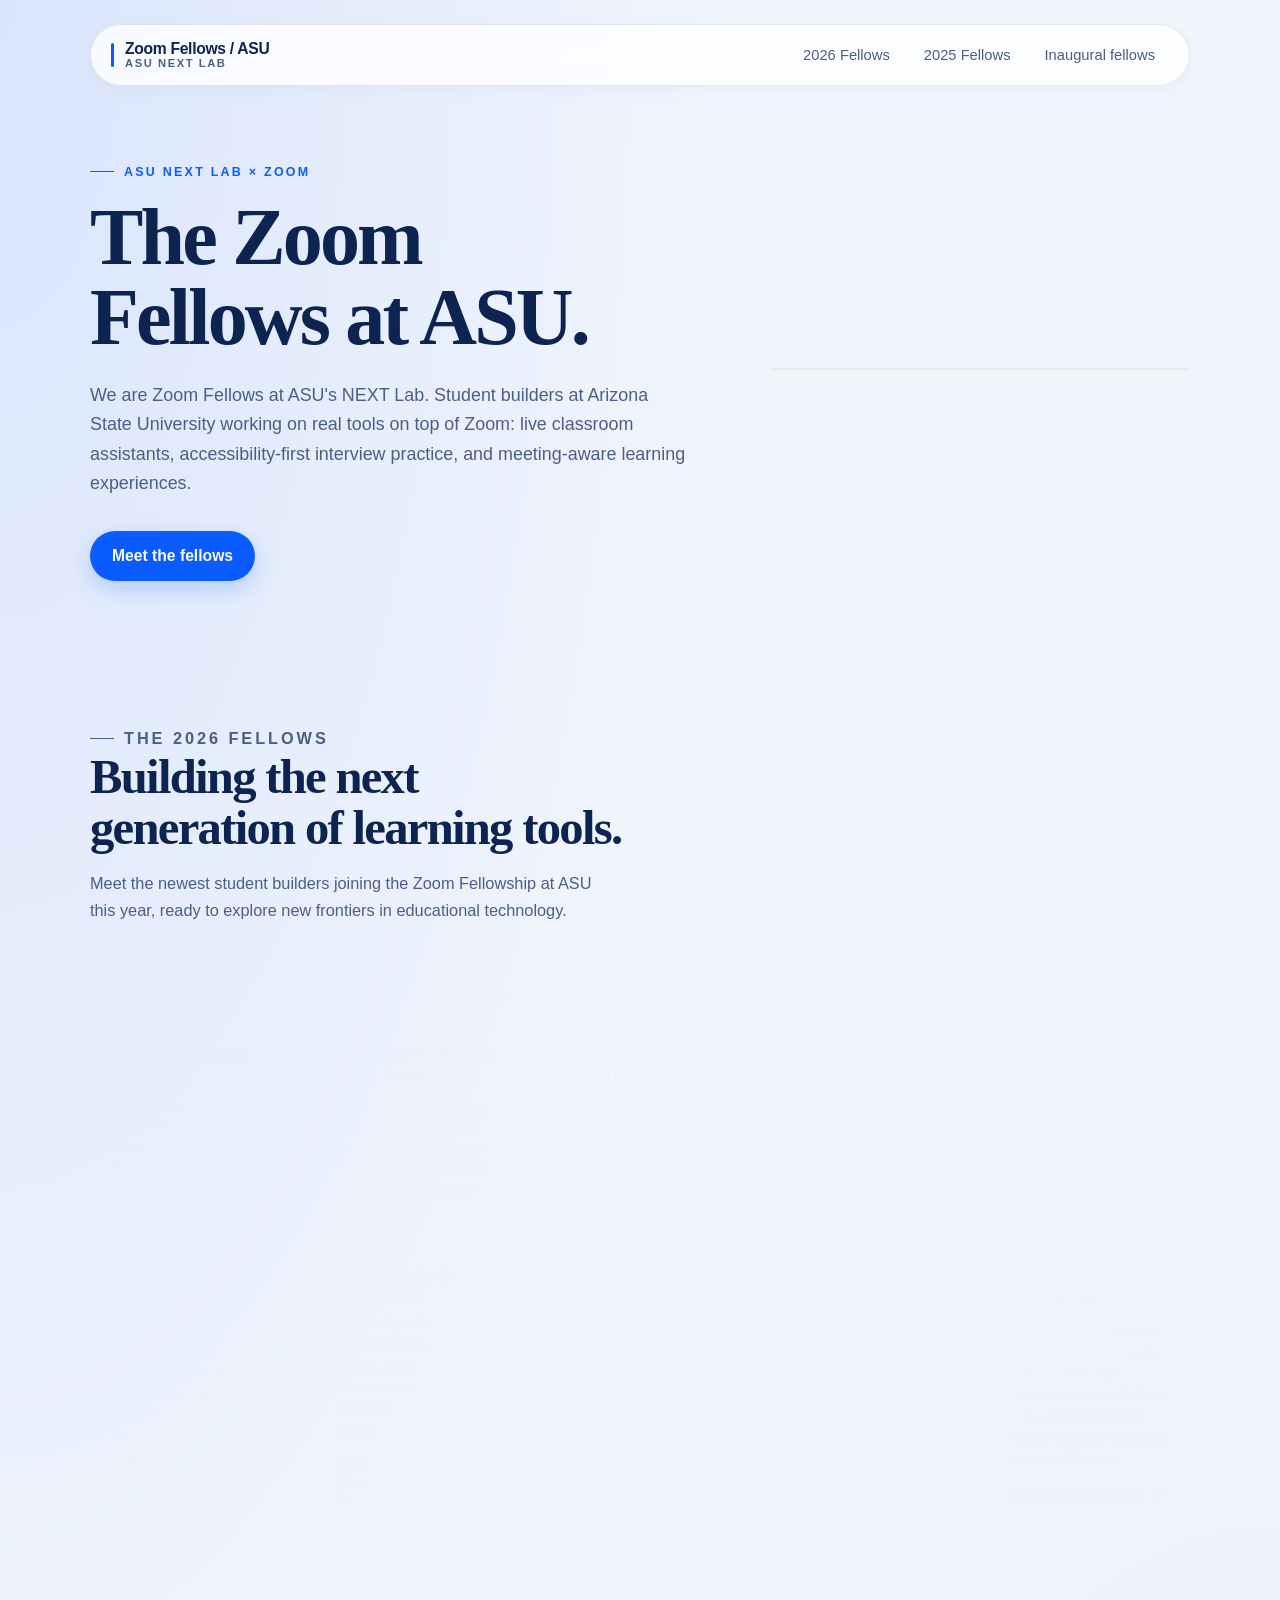
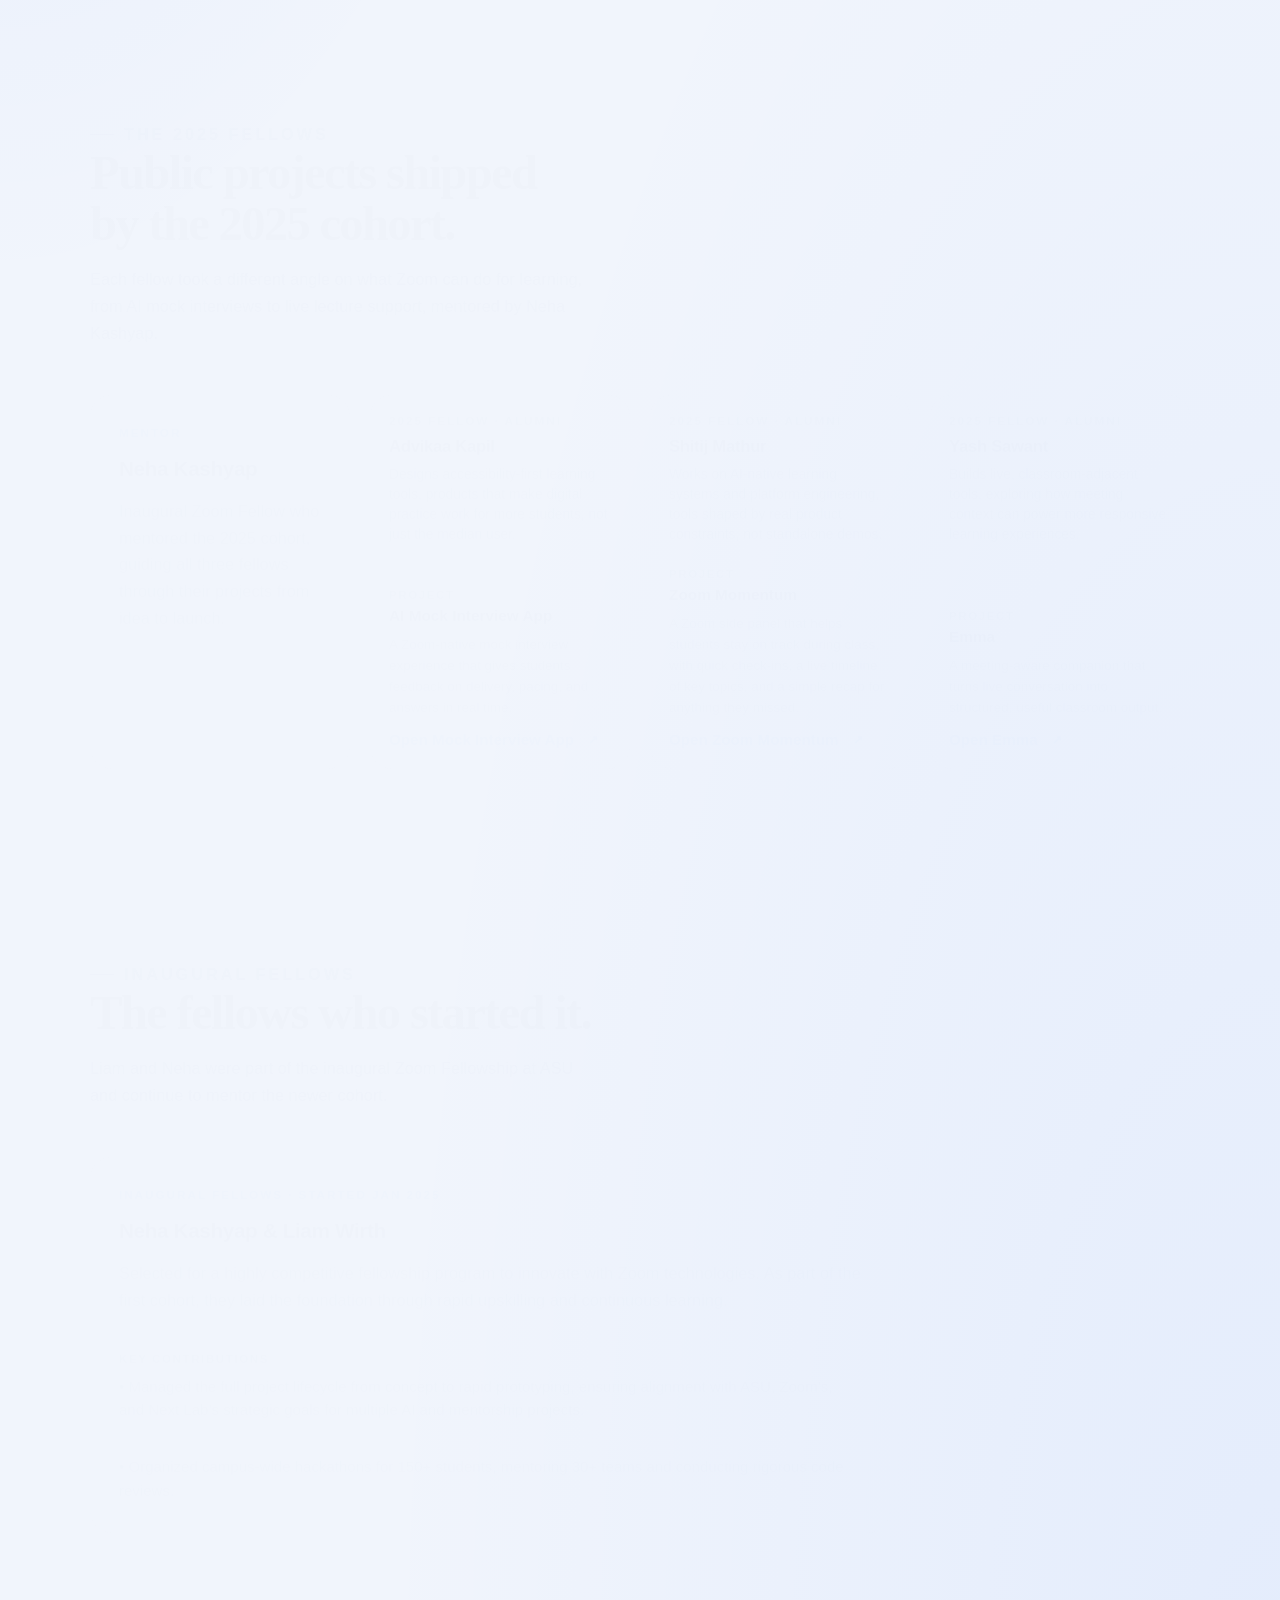
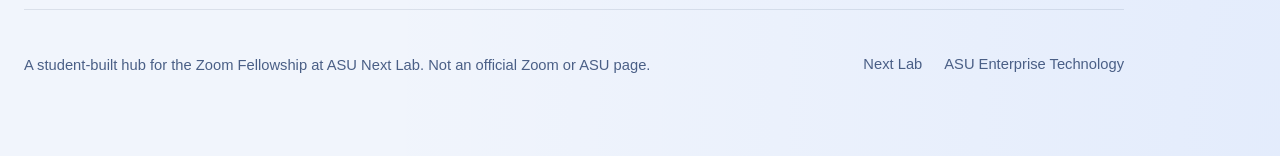
<file: index.html>
<!DOCTYPE html>
<html lang="en">
<head>
  <meta charset="UTF-8" />
  <meta name="viewport" content="width=device-width, initial-scale=1.0" />
  <title>Zoom Fellows Static Sites</title>
  <meta name="description" content="Local preview index for the Zoom Fellows static sites." />
  <meta http-equiv="refresh" content="0; url=./websites/nextlab-zoom-fellows/" />
  <style>
    body {
      margin: 0;
      min-height: 100dvh;
      display: grid;
      place-items: center;
      font-family: Arial, sans-serif;
      color: #0e2148;
      background: #eef4ff;
    }

    main {
      width: min(92vw, 720px);
      display: grid;
      gap: 18px;
    }

    h1 {
      margin: 0 0 8px;
      font-size: 2.5rem;
      line-height: 1.05;
    }

    p {
      margin: 0;
      color: #52668c;
      line-height: 1.6;
    }

    .links {
      display: grid;
      gap: 12px;
      margin-top: 18px;
    }

    a {
      padding: 18px 20px;
      border: 1px solid rgba(11, 92, 255, 0.18);
      border-radius: 14px;
      color: #0b5cff;
      background: #f9fbff;
      text-decoration: none;
      font-weight: 700;
    }

    a:focus-visible {
      outline: 3px solid #0b5cff;
      outline-offset: 4px;
    }
  </style>
</head>
<body>
  <main>
    <h1>Zoom Fellows Static Sites</h1>
    <p>Redirecting to the landing page&hellip; if nothing happens, choose a preview below.</p>
    <div class="links">
      <a href="./websites/nextlab-zoom-fellows/">Open nextlab-zoom-fellows</a>
      <a href="./websites/zoom-momentum-website/">Open zoom-momentum-website</a>
      <a href="./websites/product-page/">Open product-page</a>
    </div>
  </main>
</body>
</html>
</file>
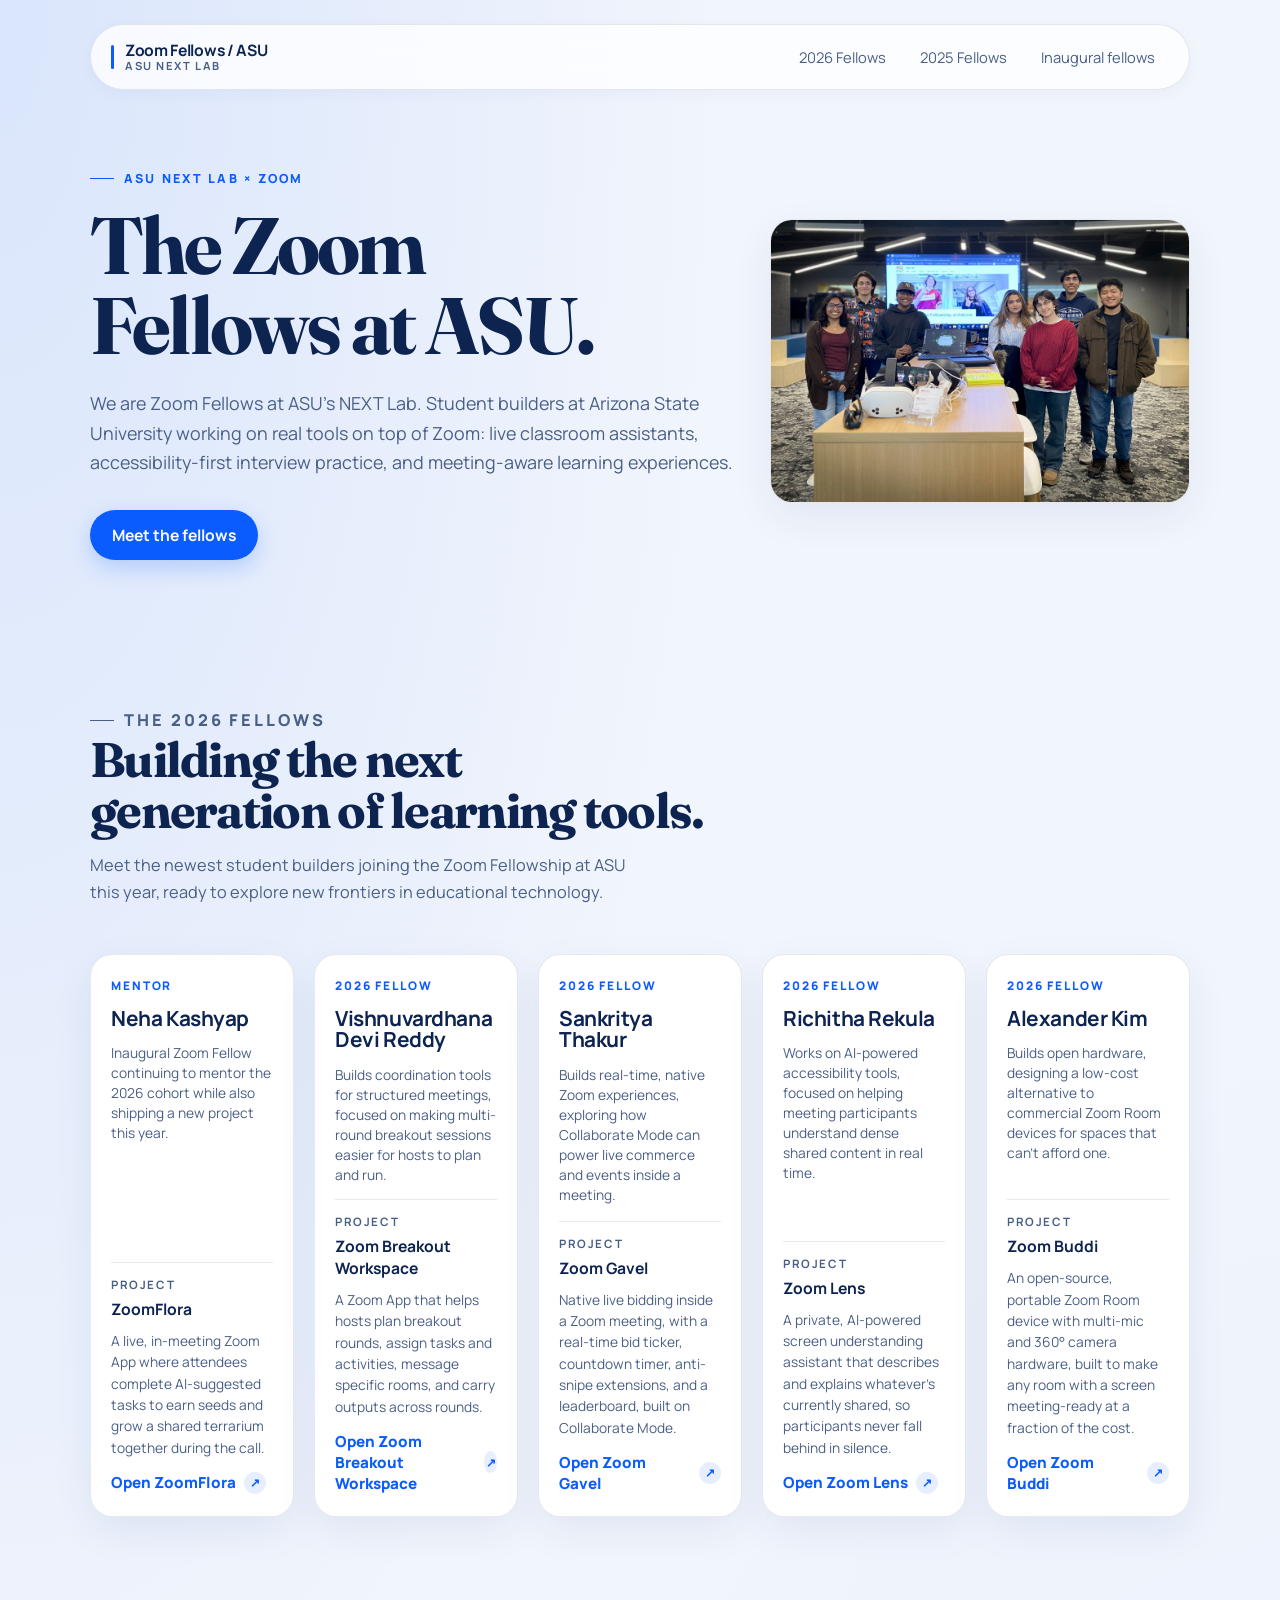
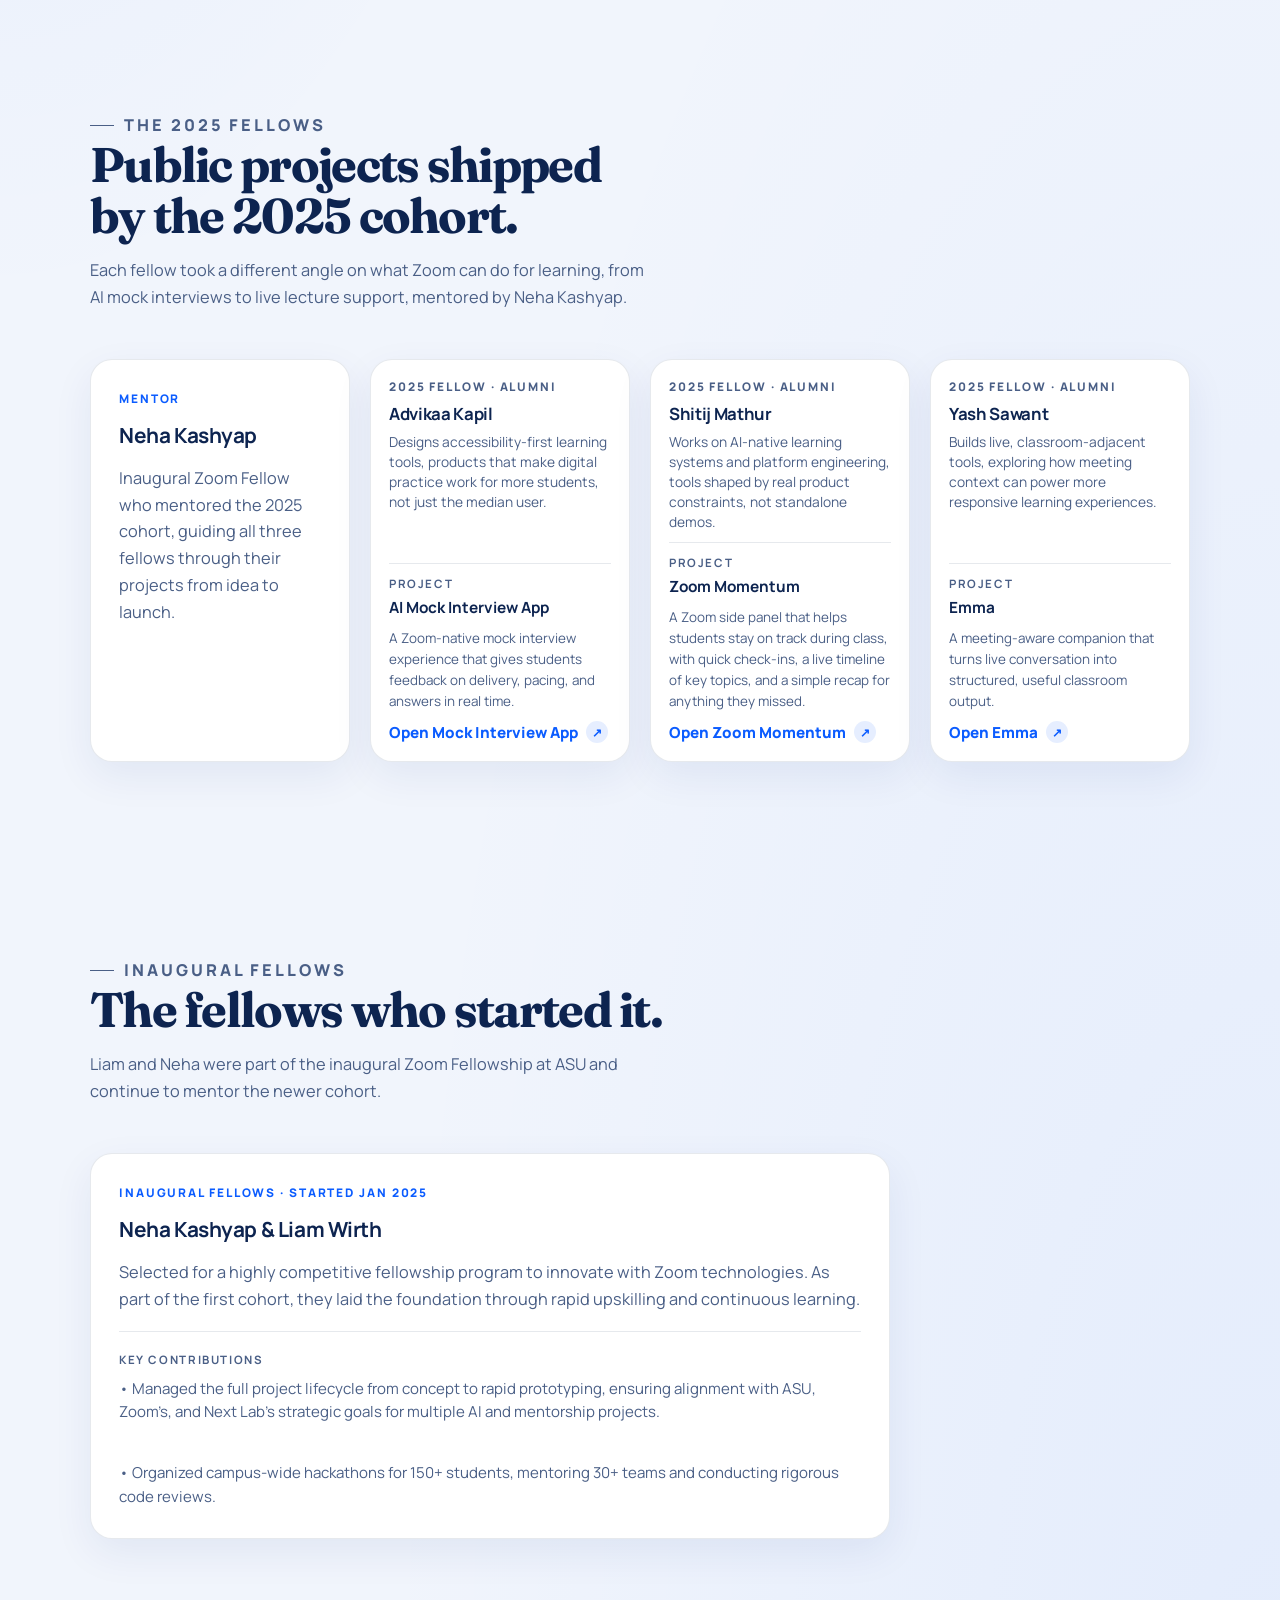
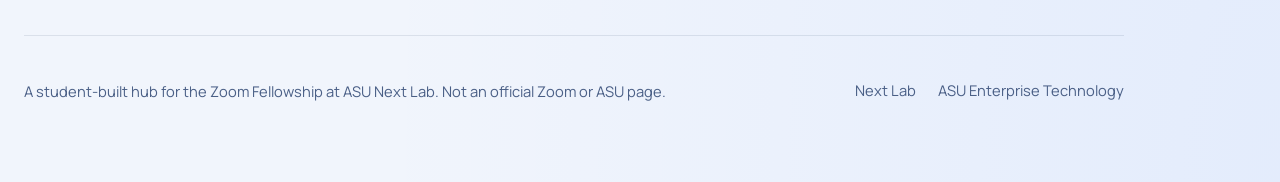
<file: websites/nextlab-zoom-fellows/index.html>
<!DOCTYPE html>
<html lang="en">
<head>
  <meta charset="UTF-8" />
  <meta name="viewport" content="width=device-width, initial-scale=1.0" />
  <title>Zoom Fellows at ASU</title>
  <meta
    name="description"
    content="Meet the Zoom Fellows at Arizona State University, student builders making real tools on top of Zoom through ASU Next Lab."
  />
  <link rel="preconnect" href="https://fonts.googleapis.com" />
  <link rel="preconnect" href="https://fonts.gstatic.com" crossorigin />
  <link
    href="https://fonts.googleapis.com/css2?family=Fraunces:opsz,wght@9..144,500;9..144,600&family=Manrope:wght@400;500;600;700;800&display=swap"
    rel="stylesheet"
  />
  <link rel="icon" href="./favicon.svg" type="image/svg+xml" />
  <script>document.documentElement.classList.add("js");</script>
  <link rel="stylesheet" href="./styles.css" />
</head>
<body>
  <a class="skip-link" href="#top">Skip to content</a>
  <div class="page-shell">
    <header class="site-header">
      <a class="brand" href="#top" aria-label="Zoom Fellows at ASU home">
        <span class="brand-copy">
          <strong>Zoom Fellows / ASU</strong>
          <small>ASU Next Lab</small>
        </span>
      </a>
      <nav class="site-nav" aria-label="Primary">
        <a href="#fellows-2026">2026 Fellows</a>
        <a href="#fellows-2025">2025 Fellows</a>
        <a href="#inaugural">Inaugural fellows</a>
      </nav>
    </header>

    <main id="top">
      <section class="hero section">
        <div class="hero-intro reveal">
          <div class="hero-copy">
            <p class="eyebrow">ASU Next Lab × Zoom</p>
            <h1>The Zoom Fellows at ASU.</h1>
            <p class="hero-text">
              We are Zoom Fellows at ASU's NEXT Lab. Student builders at
              Arizona State University working on real tools on top of Zoom:
              live classroom assistants, accessibility-first interview
              practice, and meeting-aware learning experiences.
            </p>
            <div class="hero-actions">
              <a class="button button-primary" href="#fellows-2026">Meet the fellows</a>
            </div>
          </div>
          <figure class="hero-photo">
            <img
              src="./fellows-group.png"
              alt="Zoom fellows group photo at ASU Next Lab"
              loading="lazy"
            />
          </figure>
        </div>
      </section>

      <!-- NEW 2026 COHORT SECTION -->
      <section id="fellows-2026" class="section fellows-section">
        <div class="section-heading reveal">
          <p class="eyebrow">The 2026 fellows</p>
          <h2>Building the next generation of learning tools.</h2>
          <p>
            Meet the newest student builders joining the Zoom Fellowship at ASU this year, ready to explore new frontiers in educational technology.
          </p>
        </div>

        <div class="fellows-grid fellows-grid--five reveal">
          <article class="fellow-card">
            <p class="fellow-role fellow-role--mentor">Mentor</p>
            <h3>Neha Kashyap</h3>
            <p class="fellow-bio">
              Inaugural Zoom Fellow continuing to mentor the 2026 cohort while also shipping a new project this year.
            </p>
            <div class="fellow-project">
              <span>Project</span>
              <strong>ZoomFlora</strong>
              <p>
                A live, in-meeting Zoom App where attendees complete AI-suggested tasks to earn seeds and grow a shared terrarium together during the call.
              </p>
            </div>
            <a class="text-link" href="https://zoomflora.onrender.com" target="_blank" rel="noopener noreferrer" aria-label="Open ZoomFlora, opens in a new tab">
              Open ZoomFlora
              <span class="text-link-arrow" aria-hidden="true">↗</span>
            </a>
          </article>

          <article class="fellow-card">
            <p class="fellow-role">2026 fellow</p>
            <h3>Vishnuvardhana Devi Reddy</h3>
            <p class="fellow-bio">
              Builds coordination tools for structured meetings, focused on making multi-round breakout sessions easier for hosts to plan and run.
            </p>
            <div class="fellow-project">
              <span>Project</span>
              <strong>Zoom Breakout Workspace</strong>
              <p>
                A Zoom App that helps hosts plan breakout rounds, assign tasks and activities, message specific rooms, and carry outputs across rounds.
              </p>
            </div>
            <a class="text-link" href="https://zoom-breakout-workspace.vercel.app/" target="_blank" rel="noopener noreferrer" aria-label="Open Zoom Breakout Workspace, opens in a new tab">
              Open Zoom Breakout Workspace
              <span class="text-link-arrow" aria-hidden="true">↗</span>
            </a>
          </article>

          <article class="fellow-card">
            <p class="fellow-role">2026 fellow</p>
            <h3>Sankritya Thakur</h3>
            <p class="fellow-bio">
              Builds real-time, native Zoom experiences, exploring how Collaborate Mode can power live commerce and events inside a meeting.
            </p>
            <div class="fellow-project">
              <span>Project</span>
              <strong>Zoom Gavel</strong>
              <p>
                Native live bidding inside a Zoom meeting, with a real-time bid ticker, countdown timer, anti-snipe extensions, and a leaderboard, built on Collaborate Mode.
              </p>
            </div>
            <a class="text-link" href="https://zoomgavel.vercel.app/" target="_blank" rel="noopener noreferrer" aria-label="Open Zoom Gavel, opens in a new tab">
              Open Zoom Gavel
              <span class="text-link-arrow" aria-hidden="true">↗</span>
            </a>
          </article>

          <article class="fellow-card">
            <p class="fellow-role">2026 fellow</p>
            <h3>Richitha Rekula</h3>
            <p class="fellow-bio">
              Works on AI-powered accessibility tools, focused on helping meeting participants understand dense shared content in real time.
            </p>
            <div class="fellow-project">
              <span>Project</span>
              <strong>Zoom Lens</strong>
              <p>
                A private, AI-powered screen understanding assistant that describes and explains whatever's currently shared, so participants never fall behind in silence.
              </p>
            </div>
            <a class="text-link" href="https://zoomlens.vercel.app/" target="_blank" rel="noopener noreferrer" aria-label="Open Zoom Lens, opens in a new tab">
              Open Zoom Lens
              <span class="text-link-arrow" aria-hidden="true">↗</span>
            </a>
          </article>

          <article class="fellow-card">
            <p class="fellow-role">2026 fellow</p>
            <h3>Alexander Kim</h3>
            <p class="fellow-bio">
              Builds open hardware, designing a low-cost alternative to commercial Zoom Room devices for spaces that can't afford one.
            </p>
            <div class="fellow-project">
              <span>Project</span>
              <strong>Zoom Buddi</strong>
              <p>
                An open-source, portable Zoom Room device with multi-mic and 360° camera hardware, built to make any room with a screen meeting-ready at a fraction of the cost.
              </p>
            </div>
            <a class="text-link" href="https://githyhub.github.io/Zoombuddi-page/" target="_blank" rel="noopener noreferrer" aria-label="Open Zoom Buddi, opens in a new tab">
              Open Zoom Buddi
              <span class="text-link-arrow" aria-hidden="true">↗</span>
            </a>
          </article>
        </div>
      </section>

      <!-- 2025 COHORT SECTION -->
      <section id="fellows-2025" class="section fellows-section">
        <div class="section-heading reveal">
          <p class="eyebrow">The 2025 fellows</p>
          <h2>Public projects shipped by the 2025 cohort.</h2>
          <p>
            Each fellow took a different angle on what Zoom can do for
            learning, from AI mock interviews to live lecture support,
            mentored by Neha Kashyap.
          </p>
        </div>

        <div class="fellows-grid reveal">
          <article class="fellow-card">
            <p class="fellow-role fellow-role--mentor">Mentor</p>
            <h3>Neha Kashyap</h3>
            <p class="fellow-bio">
              Inaugural Zoom Fellow who mentored the 2025 cohort, guiding all
              three fellows through their projects from idea to launch.
            </p>
          </article>

          <article class="fellow-card fellow-card--compact">
            <p class="fellow-role fellow-role--alumni">2025 fellow · alumni</p>
            <h3>Advikaa Kapil</h3>
            <p class="fellow-bio">
              Designs accessibility-first learning tools, products that make
              digital practice work for more students, not just the median user.
            </p>
            <div class="fellow-project">
              <span>Project</span>
              <strong>AI Mock Interview App</strong>
              <p>
                A Zoom-native mock interview experience that gives students
                feedback on delivery, pacing, and answers in real time.
              </p>
            </div>
            <a
              class="text-link"
              href="https://zoom-ai-showcase.vercel.app/"
              target="_blank"
              rel="noopener noreferrer"
              aria-label="Open Advikaa's AI Mock Interview App, opens in a new tab"
            >
              Open Mock Interview App
              <span class="text-link-arrow" aria-hidden="true">↗</span>
            </a>
          </article>

          <article class="fellow-card fellow-card--compact">
            <p class="fellow-role fellow-role--alumni">2025 fellow · alumni</p>
            <h3>Shitij Mathur</h3>
            <p class="fellow-bio">
              Works on AI-native learning systems and platform engineering,
              tools shaped by real product constraints, not standalone demos.
            </p>
            <div class="fellow-project">
              <span>Project</span>
              <strong>Zoom Momentum</strong>
              <p>
                A Zoom side panel that helps students stay on track during
                class, with quick check-ins, a live timeline of key topics,
                and a simple recap for anything they missed.
              </p>
            </div>
            <a
              class="text-link"
              href="https://zoom-momentum.vercel.app/"
              target="_blank"
              rel="noopener noreferrer"
              aria-label="Open Zoom Momentum, opens in a new tab"
            >
              Open Zoom Momentum
              <span class="text-link-arrow" aria-hidden="true">↗</span>
            </a>
          </article>

          <article class="fellow-card fellow-card--compact">
            <p class="fellow-role fellow-role--alumni">2025 fellow · alumni</p>
            <h3>Yash Sawant</h3>
            <p class="fellow-bio">
              Builds live, classroom-adjacent tools, exploring how meeting
              context can power more responsive learning experiences.
            </p>
            <div class="fellow-project">
              <span>Project</span>
              <strong>Emma</strong>
              <p>
                A meeting-aware companion that turns live conversation into
                structured, useful classroom output.
              </p>
            </div>
            <a
              class="text-link"
              href="https://emma-eight-azure.vercel.app/"
              target="_blank"
              rel="noopener noreferrer"
              aria-label="Open Yash's Emma project, opens in a new tab"
            >
              Open Emma
              <span class="text-link-arrow" aria-hidden="true">↗</span>
            </a>
          </article>
        </div>
      </section>

      <!-- INAUGURAL COHORT SECTION -->
      <section id="inaugural" class="section fellows-section">
        <div class="section-heading reveal">
          <p class="eyebrow">Inaugural fellows</p>
          <h2>The fellows who started it.</h2>
          <p>
            Liam and Neha were part of the inaugural Zoom Fellowship at ASU
            and continue to mentor the newer cohort.
          </p>
        </div>
        
        <div class="fellows-grid reveal">
          <article class="fellow-card" style="grid-column: 1 / -1; max-width: 800px;">
            <p class="fellow-role">Inaugural fellows · Started Jan 2025</p>
            <h3>Neha Kashyap & Liam Wirth</h3>
            <p class="fellow-bio">
              Selected for a highly competitive fellowship program to innovate with Zoom technologies. As part of the first cohort, they laid the foundation through rapid upskilling and continuous learning.
            </p>
            <div class="fellow-project">
              <span>Key Contributions</span>
              <p>
                • Managed the full project lifecycle from concept to rapid prototyping, ensuring alignment with ASU, Zoom’s, and Next Lab’s strategic goals for multiple AI and mentorship projects.
              </p>
              <br>
              <p>
                • Organized campus-wide hackathons for 150+ students, mentoring 30+ teams and conducting rigorous code reviews.
              </p>
            </div>
          </article>
        </div>
      </section>
    </main>

    <footer class="site-footer">
      <p>
        A student-built hub for the Zoom Fellowship at ASU Next Lab. Not an
        official Zoom or ASU page.
      </p>
      <nav class="footer-links" aria-label="Footer">
        <a href="https://nextlab.asu.edu/" target="_blank" rel="noopener noreferrer" aria-label="Visit Next Lab, opens in a new tab">Next Lab</a>
        <a href="https://tech.asu.edu/features/zoom-innovation-lab" target="_blank" rel="noopener noreferrer" aria-label="Visit ASU Enterprise Technology, opens in a new tab">ASU Enterprise Technology</a>
      </nav>
    </footer>
  </div>

  <script src="./script.js"></script>
</body>
</html>
</file>
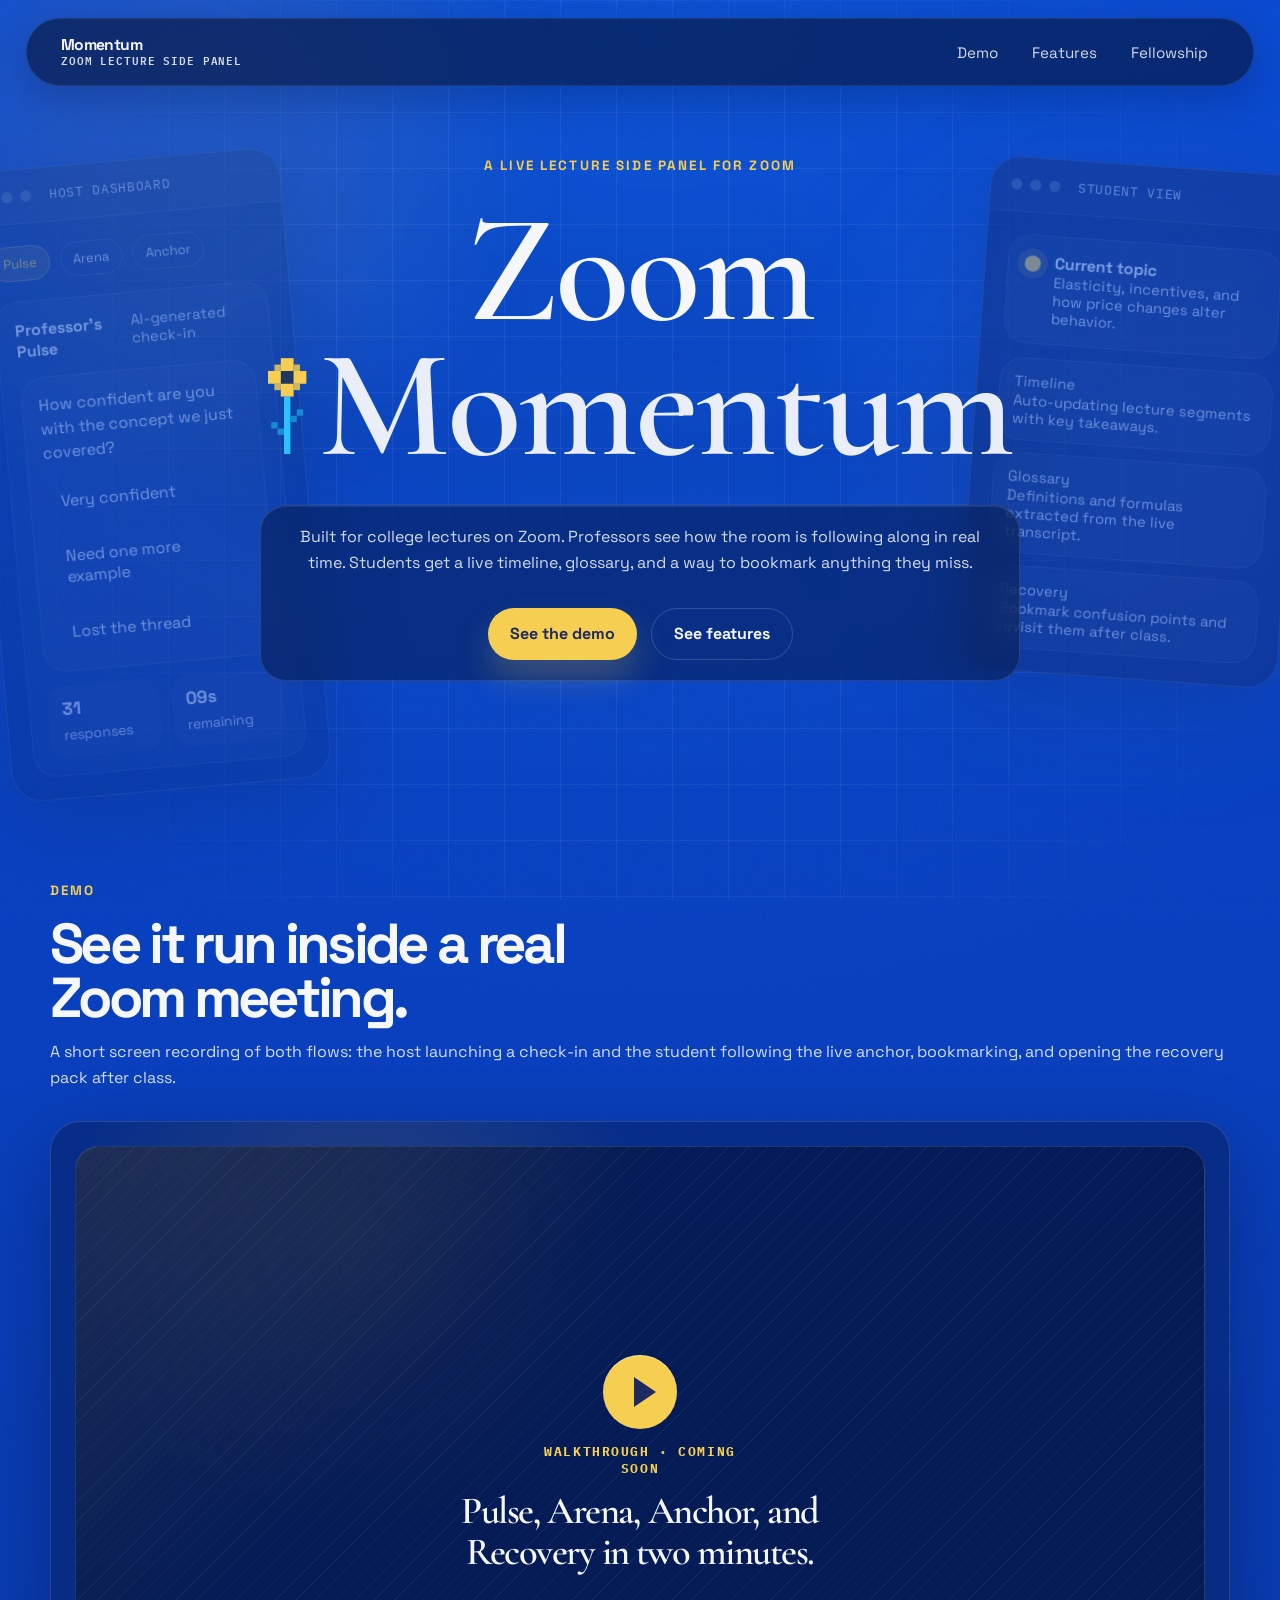
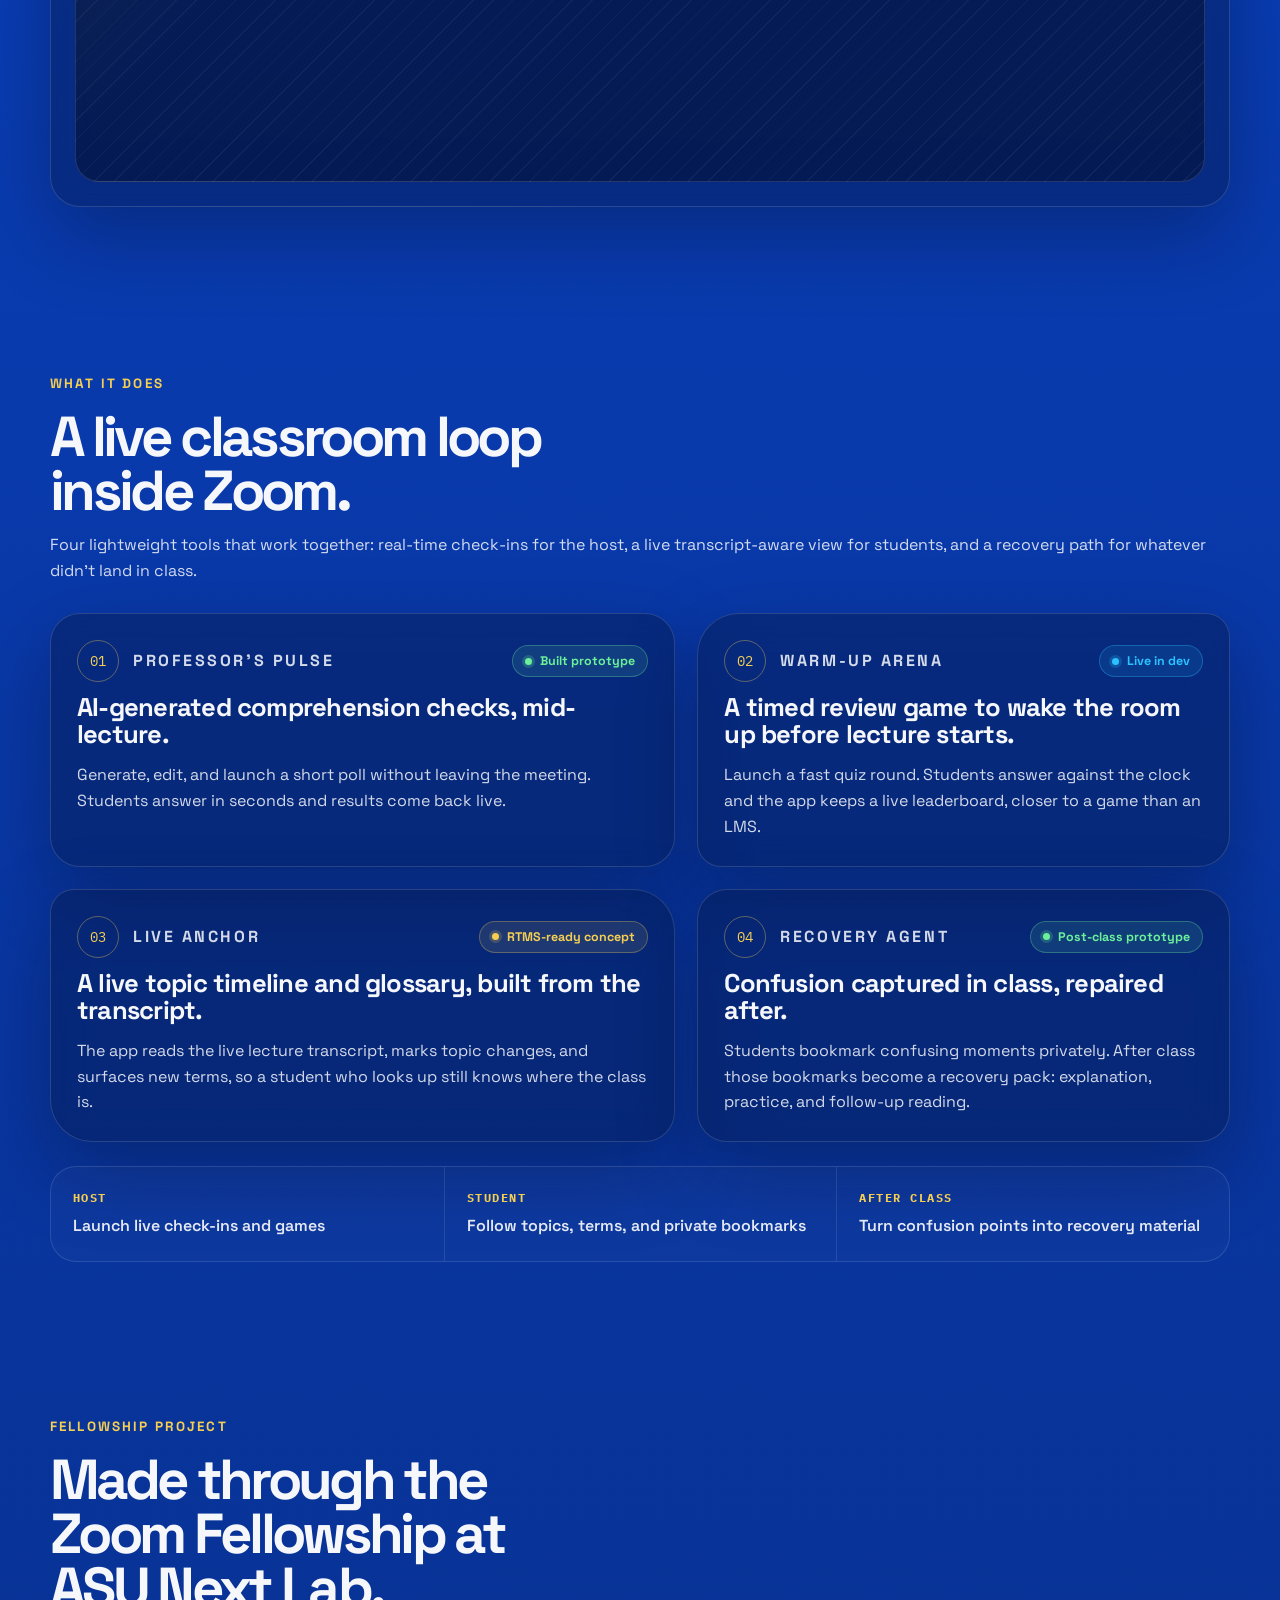
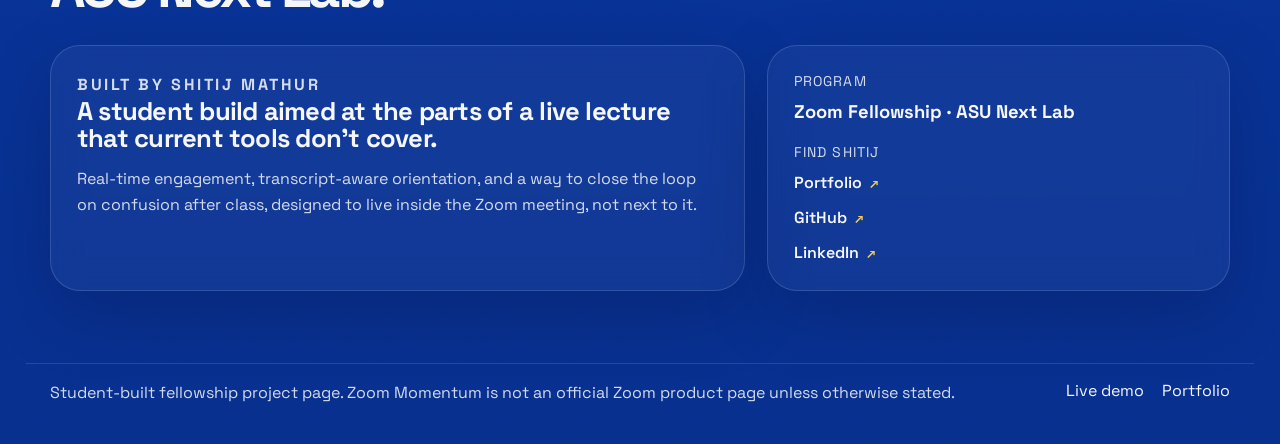
<file: websites/zoom-momentum-website/index.html>
<!DOCTYPE html>
<html lang="en">
<head>
  <meta charset="UTF-8" />
  <meta name="viewport" content="width=device-width, initial-scale=1.0" />
  <title>Zoom Momentum</title>
  <meta
    name="description"
    content="Zoom Momentum is a Zoom Apps SDK side-panel experience for live college lectures, designed to turn passive meetings into more responsive and recoverable learning sessions."
  />
  <link rel="preconnect" href="https://fonts.googleapis.com" />
  <link rel="preconnect" href="https://fonts.gstatic.com" crossorigin />
  <link
    href="https://fonts.googleapis.com/css2?family=Space+Grotesk:wght@400;500;700&family=Cormorant+Garamond:wght@500;600;700&family=IBM+Plex+Mono:wght@400;500;600&display=swap"
    rel="stylesheet"
  />
  <link rel="icon" href="./favicon.svg" type="image/svg+xml" />
  <script>document.documentElement.classList.add("js");</script>
  <link rel="stylesheet" href="./styles.css" />
</head>
<body>
  <a class="skip-link" href="#top">Skip to content</a>
  <div class="site-bg" aria-hidden="true">
    <div class="grid"></div>
    <div class="glow glow-left"></div>
    <div class="glow glow-right"></div>
  </div>

  <header class="site-header">
    <a class="brand" href="#top" aria-label="Zoom Momentum home">
      <span class="brand-copy">
        <strong>Momentum</strong>
        <small>Zoom lecture side panel</small>
      </span>
    </a>
    <nav class="site-nav" aria-label="Primary">
      <a href="#demo">Demo</a>
      <a href="#features">Features</a>
      <a href="#fellowship">Fellowship</a>
    </nav>
  </header>

  <main id="top">
    <section class="hero">
      <div class="hero-stage reveal">
        <div class="hero-wordmark-wrap">
          <p class="eyebrow hero-eyebrow">A live lecture side panel for Zoom</p>
          <h1 class="hero-title">
            <span class="word-zoom">Zoom</span>
            <span class="word-momentum-row">
              <span class="hero-flower" aria-hidden="true">
                <svg viewBox="0 0 24 60" preserveAspectRatio="xMidYMax">
                  <rect x="10" y="24" width="4" height="36" fill="#2BC2FF"/>
                  <rect x="6" y="44" width="4" height="4" fill="#158CCF"/>
                  <rect x="2" y="40" width="4" height="4" fill="#158CCF"/>
                  <rect x="14" y="36" width="4" height="4" fill="#158CCF"/>
                  <rect x="18" y="32" width="4" height="4" fill="#158CCF"/>
                  <rect x="8" y="8" width="8" height="8" fill="#1F365E"/>
                  <rect x="8" y="0" width="8" height="8" fill="#F6CF52"/>
                  <rect x="8" y="16" width="8" height="8" fill="#F6CF52"/>
                  <rect x="0" y="8" width="8" height="8" fill="#F6CF52"/>
                  <rect x="16" y="8" width="8" height="8" fill="#F6CF52"/>
                  <rect x="4" y="4" width="4" height="4" fill="#F6CF52" opacity="0.82"/>
                  <rect x="16" y="4" width="4" height="4" fill="#F6CF52" opacity="0.82"/>
                  <rect x="4" y="16" width="4" height="4" fill="#F6CF52" opacity="0.82"/>
                  <rect x="16" y="16" width="4" height="4" fill="#F6CF52" opacity="0.82"/>
                </svg>
              </span>
              <span class="word-momentum">Momentum</span>
            </span>
          </h1>
          <div class="hero-copy">
            <p class="hero-text">
              Built for college lectures on Zoom. Professors see how the room
              is following along in real time. Students get a live timeline,
              glossary, and a way to bookmark anything they miss.
            </p>
            <div class="hero-actions">
              <a class="button button-primary" href="#demo" aria-label="Jump to demo section">See the demo</a>
              <a class="button button-secondary" href="#features">See features</a>
            </div>
          </div>
        </div>

        <article class="app-window app-window-host hero-window-host" aria-hidden="true">
          <div class="window-bar">
            <span></span><span></span><span></span>
            <p>Host Dashboard</p>
          </div>
          <div class="window-body">
            <div class="chip-row">
              <span class="chip active">Pulse</span>
              <span class="chip">Arena</span>
              <span class="chip">Anchor</span>
            </div>
            <div class="feature-shell">
              <div class="feature-shell-header">
                <p>Professor's Pulse</p>
                <span>AI-generated check-in</span>
              </div>
              <div class="poll-card">
                <div class="poll-question">How confident are you with the concept we just covered?</div>
                <div class="poll-options">
                  <span>Very confident</span>
                  <span>Need one more example</span>
                  <span>Lost the thread</span>
                </div>
              </div>
              <div class="stats-band">
                <div><strong>31</strong><span>responses</span></div>
                <div><strong>09s</strong><span>remaining</span></div>
              </div>
            </div>
          </div>
        </article>

        <article class="app-window app-window-student hero-window-student" aria-hidden="true">
          <div class="window-bar">
            <span></span><span></span><span></span>
            <p>Student View</p>
          </div>
          <div class="window-body">
            <div class="topic-rail">
              <div class="topic-node current"></div>
              <div class="topic-copy">
                <strong>Current topic</strong>
                <p>Elasticity, incentives, and how price changes alter behavior.</p>
              </div>
            </div>
            <div class="note-stack">
              <article>
                <span>Timeline</span>
                <p>Auto-updating lecture segments with key takeaways.</p>
              </article>
              <article>
                <span>Glossary</span>
                <p>Definitions and formulas extracted from the live transcript.</p>
              </article>
              <article>
                <span>Recovery</span>
                <p>Bookmark confusion points and revisit them after class.</p>
              </article>
            </div>
          </div>
        </article>
      </div>

    </section>

    <section id="demo" class="section demo-section">
      <div class="section-heading reveal">
        <p class="eyebrow">Demo</p>
        <h2>See it run inside a real Zoom meeting.</h2>
        <p>
          A short screen recording of both flows: the host launching a check-in
          and the student following the live anchor, bookmarking, and opening
          the recovery pack after class.
        </p>
      </div>
      <figure class="demo-frame reveal">
        <div class="demo-video" role="img" aria-label="Zoom Momentum walkthrough video coming soon">
          <div class="play-button" aria-hidden="true"></div>
          <span>Walkthrough · coming soon</span>
          <strong>Pulse, Arena, Anchor, and Recovery in two minutes.</strong>
        </div>
      </figure>
    </section>

    <section id="features" class="section">
      <div class="section-heading reveal">
        <p class="eyebrow">What it does</p>
        <h2>A live classroom loop inside Zoom.</h2>
        <p>
          Four lightweight tools that work together: real-time check-ins for
          the host, a live transcript-aware view for students, and a recovery
          path for whatever didn't land in class.
        </p>
      </div>
      <div class="features-grid">
        <article class="feature-card reveal">
          <div class="feature-topline">
            <span class="feature-index">01</span>
            <p>Professor's Pulse</p>
            <span class="status-pill status-pill-built">Built prototype</span>
          </div>
          <h3>AI-generated comprehension checks, mid-lecture.</h3>
          <p>
            Generate, edit, and launch a short poll without leaving the
            meeting. Students answer in seconds and results come back live.
          </p>
        </article>

        <article class="feature-card reveal">
          <div class="feature-topline">
            <span class="feature-index">02</span>
            <p>Warm-Up Arena</p>
            <span class="status-pill status-pill-dev">Live in dev</span>
          </div>
          <h3>A timed review game to wake the room up before lecture starts.</h3>
          <p>
            Launch a fast quiz round. Students answer against the clock and
            the app keeps a live leaderboard, closer to a game than an LMS.
          </p>
        </article>

        <article class="feature-card reveal">
          <div class="feature-topline">
            <span class="feature-index">03</span>
            <p>Live Anchor</p>
            <span class="status-pill status-pill-concept">RTMS-ready concept</span>
          </div>
          <h3>A live topic timeline and glossary, built from the transcript.</h3>
          <p>
            The app reads the live lecture transcript, marks topic changes,
            and surfaces new terms, so a student who looks up still knows
            where the class is.
          </p>
        </article>

        <article class="feature-card reveal">
          <div class="feature-topline">
            <span class="feature-index">04</span>
            <p>Recovery Agent</p>
            <span class="status-pill status-pill-built">Post-class prototype</span>
          </div>
          <h3>Confusion captured in class, repaired after.</h3>
          <p>
            Students bookmark confusing moments privately. After class those
            bookmarks become a recovery pack: explanation, practice, and
            follow-up reading.
          </p>
        </article>
      </div>
      <div class="product-loop reveal" aria-label="Host and student flow">
        <div><span>Host</span><strong>Launch live check-ins and games</strong></div>
        <div><span>Student</span><strong>Follow topics, terms, and private bookmarks</strong></div>
        <div><span>After class</span><strong>Turn confusion points into recovery material</strong></div>
      </div>
    </section>

    <section id="fellowship" class="section fellowship-credit-section">
      <div class="section-heading reveal">
        <p class="eyebrow">Fellowship project</p>
        <h2>Made through the Zoom Fellowship at ASU Next Lab.</h2>
      </div>
      <div class="credit-grid">
        <article class="credit-card credit-card-main reveal">
          <p class="credit-kicker">Built by Shitij Mathur</p>
          <h3>A student build aimed at the parts of a live lecture that current tools don't cover.</h3>
          <p>
            Real-time engagement, transcript-aware orientation, and a way to
            close the loop on confusion after class, designed to live inside
            the Zoom meeting, not next to it.
          </p>
        </article>
        <aside class="credit-card credit-card-links reveal">
          <div class="profile-row">
            <span>Program</span>
            <strong>Zoom Fellowship · ASU Next Lab</strong>
          </div>
          <div class="profile-row">
            <span>Find Shitij</span>
            <div class="link-stack">
              <a href="https://shitijmathur.dev/" target="_blank" rel="noopener noreferrer" aria-label="Open Shitij's portfolio, opens in a new tab">Portfolio</a>
              <a href="https://github.com/shitijkarsolia" target="_blank" rel="noopener noreferrer" aria-label="Open Shitij's GitHub profile, opens in a new tab">GitHub</a>
              <a href="https://linkedin.com/in/shitijmathur" target="_blank" rel="noopener noreferrer" aria-label="Open Shitij's LinkedIn profile, opens in a new tab">LinkedIn</a>
            </div>
          </div>
        </aside>
      </div>
    </section>

  </main>

  <footer class="site-footer">
    <p>
      Student-built fellowship project page. Zoom Momentum is not an official
      Zoom product page unless otherwise stated.
    </p>
    <nav class="footer-links" aria-label="Footer">
      <a href="https://zoom-momentum.vercel.app/" target="_blank" rel="noopener noreferrer" aria-label="Open the Zoom Momentum live demo, opens in a new tab">Live demo</a>
      <a href="https://shitijmathur.dev/" target="_blank" rel="noopener noreferrer" aria-label="Open Shitij's portfolio, opens in a new tab">Portfolio</a>
    </nav>
  </footer>

  <script src="./script.js"></script>
</body>
</html>
</file>
<file: websites/nextlab-zoom-fellows/styles.css>
:root {
  --bg: #f1f5fc;
  --paper: #ffffff;
  --ink: #0d2450;
  --muted: #4a5f86;
  --line: rgba(17, 38, 79, 0.1);
  --gold: #6f5300;
  --zoom: #0b5cff;
  --zoom-deep: #073b9f;
  --zoom-soft: rgba(11, 92, 255, 0.1);
  --shadow: 0 14px 40px rgba(8, 44, 126, 0.07);
  --radius-lg: 22px;
  --radius-md: 16px;
  --max: 1100px;
}

* {
  box-sizing: border-box;
}

html {
  scroll-behavior: smooth;
}

body {
  margin: 0;
  font-family: "Manrope", sans-serif;
  color: var(--ink);
  background:
    radial-gradient(ellipse at top left, rgba(11, 92, 255, 0.1), transparent 40%),
    radial-gradient(ellipse at bottom right, rgba(11, 92, 255, 0.06), transparent 50%),
    var(--bg);
}

a {
  color: inherit;
}

.skip-link {
  position: fixed;
  top: 12px;
  left: 12px;
  z-index: 100;
  padding: 10px 14px;
  border-radius: 10px;
  color: #f8fbff;
  background: var(--zoom);
  text-decoration: none;
  transform: translateY(-160%);
}

.skip-link:focus {
  transform: translateY(0);
}

.page-shell {
  max-width: 1280px;
  margin: 0 auto;
  padding: 24px;
}

.site-header,
.site-footer,
.section {
  max-width: var(--max);
  margin: 0 auto;
}

.site-header {
  position: sticky;
  top: 12px;
  z-index: 20;
  display: flex;
  justify-content: space-between;
  align-items: center;
  gap: 24px;
  padding: 14px 20px;
  background: rgba(255, 255, 255, 0.78);
  backdrop-filter: blur(16px);
  border: 1px solid var(--line);
  border-radius: 999px;
  box-shadow: 0 4px 16px rgba(8, 44, 126, 0.04);
  transition: background 240ms ease, box-shadow 240ms ease, border-color 240ms ease;
}

.site-header.is-scrolled {
  background: rgba(255, 255, 255, 0.96);
  border-color: rgba(11, 92, 255, 0.16);
  box-shadow: 0 10px 28px rgba(8, 44, 126, 0.1);
}

.site-header a:focus-visible,
.button:focus-visible,
.text-link:focus-visible,
.footer-links a:focus-visible {
  outline: 3px solid var(--zoom);
  outline-offset: 4px;
  border-radius: 10px;
}

.brand,
.site-nav a {
  text-decoration: none;
}

.brand {
  display: inline-flex;
  align-items: center;
  gap: 10px;
  min-width: 0;
}

.brand-copy {
  position: relative;
  display: grid;
  gap: 2px;
  padding-left: 14px;
  line-height: 1;
}

.brand-copy::before {
  content: "";
  position: absolute;
  left: 0;
  top: 2px;
  bottom: 2px;
  width: 3px;
  border-radius: 999px;
  background: var(--zoom);
}

.brand-copy strong {
  font-size: 0.98rem;
  letter-spacing: -0.02em;
}

.brand-copy small {
  color: var(--muted);
  font-size: 0.7rem;
  font-weight: 700;
  letter-spacing: 0.14em;
  text-transform: uppercase;
}

.site-nav {
  display: flex;
  gap: 6px;
  font-size: 0.92rem;
  color: var(--muted);
}

.site-nav a {
  padding: 8px 14px;
  border-radius: 999px;
  transition: color 180ms ease, background 180ms ease;
}

.site-nav a:hover,
.text-link:hover,
.footer-links a:hover {
  color: var(--zoom);
}

.site-nav a:hover {
  background: var(--zoom-soft);
}

.section {
  padding: 96px 0;
}

#fellows,
#continuing,
#projects {
  scroll-margin-top: 110px;
}

.eyebrow {
  display: inline-flex;
  align-items: center;
  gap: 10px;
  margin: 0 0 18px;
  color: var(--zoom);
  font-size: 0.78rem;
  font-weight: 800;
  letter-spacing: 0.18em;
  text-transform: uppercase;
}

.eyebrow::before {
  content: "";
  width: 24px;
  height: 1px;
  background: currentColor;
}

h1,
h2,
h3 {
  margin: 0;
  line-height: 1.05;
}

h1,
h2 {
  font-family: "Fraunces", serif;
  letter-spacing: -0.035em;
  text-wrap: balance;
}

h1 {
  font-size: clamp(2.8rem, 6.5vw, 5rem);
  line-height: 1;
  margin-bottom: 24px;
}

h2 {
  max-width: 22ch;
  font-size: clamp(2rem, 3.8vw, 3.2rem);
}

h3 {
  font-size: clamp(1.3rem, 1.6vw, 1.55rem);
  letter-spacing: -0.02em;
  margin-bottom: 12px;
}

.hero {
  padding-top: 72px;
  padding-bottom: 48px;
}

.hero-intro {
  display: grid;
  grid-template-columns: minmax(0, 1fr) minmax(300px, 420px);
  gap: 24px;
  align-items: center;
}

.hero-copy {
  max-width: 720px;
}

.hero-photo {
  margin: 0;
  border-radius: var(--radius-lg);
  overflow: hidden;
  border: 1px solid var(--line);
  box-shadow: var(--shadow);
  background: var(--paper);
}

.hero-photo img {
  display: block;
  width: 100%;
  height: 100%;
  object-fit: cover;
}

.hero-text,
.fellow-bio,
.fellow-project p,
.section-heading p,
.closing-text,
.site-footer,
.continuing-list span {
  margin: 0;
  line-height: 1.65;
  color: var(--muted);
  font-size: 1.02rem;
}

.hero-text {
  max-width: 60ch;
  font-size: 1.12rem;
}

.hero-actions {
  display: flex;
  flex-wrap: wrap;
  gap: 12px;
  margin-top: 32px;
}

.button {
  display: inline-flex;
  align-items: center;
  justify-content: center;
  min-height: 50px;
  padding: 0 22px;
  border-radius: 999px;
  text-decoration: none;
  font-weight: 700;
  font-size: 0.98rem;
  transition: transform 180ms ease, border-color 180ms ease, background 180ms ease, box-shadow 180ms ease;
}

.button:hover {
  transform: translateY(-1px);
}

.button:active {
  transform: translateY(1px) scale(0.99);
}

.button-primary {
  background: var(--zoom);
  color: #f8fbff;
  box-shadow: 0 8px 22px rgba(11, 92, 255, 0.22);
}

.button-primary:hover {
  background: var(--zoom-deep);
  box-shadow: 0 12px 30px rgba(11, 92, 255, 0.3);
}

.button-secondary {
  background: transparent;
  color: var(--ink);
  border: 1px solid rgba(22, 93, 255, 0.22);
}

.button-secondary:hover {
  border-color: var(--zoom);
  background: var(--zoom-soft);
}

.section-heading {
  max-width: 720px;
  margin-bottom: 48px;
}

.section-heading h2 {
  margin-bottom: 16px;
}

.section-heading p {
  max-width: 56ch;
}

/* Fellows grid: mentor card + compact alumni cards */
.fellows-grid {
  display: grid;
  grid-template-columns: repeat(4, minmax(0, 1fr));
  gap: 20px;
}

/* 2026 cohort: 5 equal-size cards in one row */
.fellows-grid--five {
  grid-template-columns: repeat(5, minmax(0, 1fr));
}

.fellows-grid--five .fellow-card {
  padding: 22px 20px;
  gap: 14px;
}

.fellows-grid--five .fellow-bio {
  font-size: 0.86rem;
  line-height: 1.45;
}

.fellows-grid--five .fellow-project {
  padding-top: 14px;
}

.fellows-grid--five .fellow-project strong {
  font-size: 0.98rem;
}

.fellows-grid--five .fellow-project p {
  font-size: 0.86rem;
}

.fellow-card {
  display: flex;
  flex-direction: column;
  gap: 18px;
  padding: 30px 28px;
  background: var(--paper);
  border: 1px solid var(--line);
  border-radius: var(--radius-lg);
  box-shadow: var(--shadow);
  transition: transform 220ms ease, border-color 220ms ease, box-shadow 220ms ease;
}

.fellow-card:hover {
  transform: translateY(-3px);
  border-color: rgba(11, 92, 255, 0.22);
  box-shadow: 0 18px 44px rgba(8, 44, 126, 0.1);
}

/* Compact variant for alumni who are no longer active fellows */
.fellow-card--compact {
  grid-column: span 1;
  padding: 18px 18px;
  gap: 10px;
}

.fellow-card--compact .fellow-bio {
  font-size: 0.86rem;
  line-height: 1.45;
}

.fellow-card--compact h3 {
  font-size: 1.05rem;
}

.fellow-card--compact .fellow-project {
  padding-top: 12px;
}

.fellow-card--compact .fellow-project strong {
  font-size: 0.96rem;
}

.fellow-card--compact .fellow-project p {
  font-size: 0.84rem;
}

.fellow-role {
  margin: 0;
  color: var(--zoom);
  font-size: 0.74rem;
  font-weight: 800;
  letter-spacing: 0.16em;
  text-transform: uppercase;
}

.fellow-role--alumni {
  color: var(--muted);
}

.fellow-role--mentor {
  color: var(--zoom);
}

.fellow-card h3 {
  margin: 0;
}

.fellow-bio {
  flex: 1;
}

.fellow-project {
  display: grid;
  gap: 6px;
  padding-top: 20px;
  border-top: 1px solid var(--line);
}

.fellow-project span {
  color: var(--muted);
  font-size: 0.72rem;
  font-weight: 700;
  letter-spacing: 0.14em;
  text-transform: uppercase;
}

.fellow-project strong {
  font-size: 1.08rem;
  font-weight: 700;
}

.fellow-project p {
  margin-top: 4px;
  font-size: 0.94rem;
  line-height: 1.55;
}

.text-link {
  display: inline-flex;
  align-items: center;
  gap: 8px;
  margin-top: auto;
  color: var(--zoom);
  font-weight: 800;
  font-size: 0.95rem;
  text-decoration: none;
  transition: color 180ms ease;
}

.text-link-arrow {
  display: inline-flex;
  align-items: center;
  justify-content: center;
  width: 22px;
  height: 22px;
  border-radius: 50%;
  background: var(--zoom-soft);
  color: var(--zoom);
  font-size: 0.78rem;
  transition: transform 220ms ease, background 220ms ease, color 220ms ease;
}

.text-link:hover {
  color: var(--zoom-deep);
}

.text-link:hover .text-link-arrow {
  background: var(--zoom);
  color: #f8fbff;
  transform: translate(2px, -2px);
}

/* Continuing fellows: small, no card chrome */
.continuing-section {
  padding: 64px 0;
}

.continuing-list {
  list-style: none;
  margin: 0;
  padding: 0;
  display: grid;
  grid-template-columns: repeat(2, minmax(0, 1fr));
  gap: 14px 36px;
  max-width: 720px;
  border-top: 1px solid var(--line);
  padding-top: 28px;
}

.continuing-list li {
  display: flex;
  flex-direction: column;
  gap: 4px;
}

.continuing-list strong {
  font-size: 1.18rem;
  font-weight: 700;
  font-family: "Fraunces", serif;
  letter-spacing: -0.01em;
}

.continuing-list span {
  font-size: 0.85rem;
  letter-spacing: 0.04em;
  color: var(--muted);
}

/* Closing — flat, centered, no card */
.closing-section {
  padding-top: 64px;
  padding-bottom: 96px;
  text-align: center;
}

.closing-section .eyebrow {
  justify-content: center;
}

.closing-section h2 {
  max-width: 22ch;
  margin: 0 auto 16px;
}

.closing-text {
  max-width: 56ch;
  margin: 0 auto;
}

.closing-section .hero-actions {
  justify-content: center;
  margin-top: 28px;
}

.site-footer {
  display: flex;
  justify-content: space-between;
  align-items: center;
  flex-wrap: wrap;
  gap: 16px;
  padding: 28px 0 40px;
  border-top: 1px solid var(--line);
  font-size: 0.92rem;
}

.footer-links {
  display: flex;
  gap: 22px;
  flex-wrap: wrap;
}

.footer-links a {
  position: relative;
  text-decoration: none;
  padding-bottom: 2px;
  background-image: linear-gradient(currentColor, currentColor);
  background-position: 0 100%;
  background-repeat: no-repeat;
  background-size: 0% 1px;
  transition: color 180ms ease, background-size 240ms ease;
}

.footer-links a:hover {
  background-size: 100% 1px;
}

.reveal {
  opacity: 1;
  transform: none;
}

.js.reveal-active .reveal {
  opacity: 0;
  transform: translateY(20px);
  transition: opacity 600ms ease, transform 600ms ease;
}

.js.reveal-active .reveal.is-visible {
  opacity: 1;
  transform: translateY(0);
}

@media (max-width: 1180px) and (min-width: 961px) {
  .fellows-grid--five {
    grid-template-columns: repeat(3, minmax(0, 1fr));
  }
}

@media (max-width: 960px) {
  .hero-intro {
    grid-template-columns: 1fr;
  }

  .hero-photo {
    max-width: 560px;
  }

  .fellows-grid {
    grid-template-columns: 1fr;
    gap: 18px;
  }

  .fellows-grid--five {
    grid-template-columns: 1fr;
  }

  .continuing-list {
    grid-template-columns: 1fr;
  }

  .section {
    padding: 72px 0;
  }
}

@media (max-width: 640px) {
  .page-shell {
    padding: 16px;
  }

  .site-header {
    flex-direction: column;
    align-items: flex-start;
    gap: 12px;
    border-radius: 24px;
    padding: 16px 20px;
  }

  .site-nav {
    width: 100%;
    overflow-x: auto;
    scrollbar-width: none;
    padding-bottom: 2px;
  }

  .site-nav::-webkit-scrollbar {
    display: none;
  }

  .hero {
    padding-top: 48px;
  }

  .fellow-card {
    padding: 26px 22px;
  }

  .site-footer {
    flex-direction: column;
    align-items: flex-start;
  }
}

@media (prefers-reduced-motion: reduce) {
  html {
    scroll-behavior: auto;
  }

  *,
  *::before,
  *::after {
    transition-duration: 0.001ms !important;
    animation-duration: 0.001ms !important;
    animation-iteration-count: 1 !important;
  }

  .js.reveal-active .reveal,
  .js.reveal-active .reveal.is-visible {
    opacity: 1;
    transform: none;
  }

  .button:hover,
  .fellow-card:hover {
    transform: none;
  }
}
</file>
<file: websites/zoom-momentum-website/styles.css>
:root {
  --bg: #0a46cf;
  --bg-deep: #08308f;
  --panel: rgba(7, 21, 64, 0.4);
  --panel-strong: rgba(7, 21, 64, 0.72);
  --line: rgba(255, 255, 255, 0.14);
  --text: #f6f7fb;
  --muted: rgba(246, 247, 251, 0.86);
  --yellow: #f6cf52;
  --yellow-deep: #d6af33;
  --zoom-cyan: #2bc2ff;
  --blue-soft: rgba(139, 180, 255, 0.22);
  --shadow: 0 28px 80px rgba(2, 8, 32, 0.32);
  --radius-xl: 30px;
  --radius-lg: 22px;
  --max: 1180px;
}

* {
  box-sizing: border-box;
}

html {
  scroll-behavior: smooth;
}

body {
  margin: 0;
  font-family: "Space Grotesk", sans-serif;
  color: var(--text);
  background:
    radial-gradient(circle at top center, rgba(43, 194, 255, 0.1), transparent 28%),
    linear-gradient(180deg, var(--bg) 0%, var(--bg-deep) 100%);
  overflow-x: hidden;
}

a {
  color: inherit;
}

.skip-link {
  position: fixed;
  top: 12px;
  left: 12px;
  z-index: 100;
  padding: 10px 14px;
  border-radius: 10px;
  color: #11264f;
  background: var(--yellow);
  text-decoration: none;
  transform: translateY(-160%);
}

.skip-link:focus {
  transform: translateY(0);
}

.site-bg {
  position: fixed;
  inset: 0;
  pointer-events: none;
  overflow: hidden;
  z-index: -1;
}

.grid {
  position: absolute;
  inset: 0;
  background-image:
    linear-gradient(to right, rgba(255, 255, 255, 0.06) 1px, transparent 1px),
    linear-gradient(to bottom, rgba(255, 255, 255, 0.06) 1px, transparent 1px);
  background-size: 56px 56px;
  mask-image: radial-gradient(circle at center, black 52%, transparent 88%);
}

.glow {
  position: absolute;
  width: 520px;
  height: 520px;
  border-radius: 50%;
  filter: blur(90px);
  opacity: 0.48;
}

.glow-left {
  top: -120px;
  left: -80px;
  background: rgba(246, 207, 82, 0.18);
}

.glow-right {
  right: -140px;
  top: 20%;
  background: rgba(90, 148, 255, 0.2);
}

.site-header,
main,
.site-footer {
  max-width: calc(var(--max) + 48px);
  margin: 0 auto;
  padding-left: 24px;
  padding-right: 24px;
}

.site-header {
  position: sticky;
  top: 18px;
  z-index: 20;
  margin-top: 18px;
  display: flex;
  justify-content: space-between;
  align-items: center;
  gap: 18px;
  min-height: 68px;
  padding-top: 10px;
  padding-bottom: 10px;
  border: 1px solid rgba(255, 255, 255, 0.08);
  border-radius: 999px;
  background: rgba(8, 20, 59, 0.62);
  backdrop-filter: blur(16px);
  box-shadow: 0 12px 40px rgba(5, 10, 30, 0.22);
  transition: background 240ms ease, border-color 240ms ease, box-shadow 240ms ease;
}

.site-header.is-scrolled {
  background: rgba(6, 16, 48, 0.82);
  border-color: rgba(255, 255, 255, 0.14);
  box-shadow: 0 18px 50px rgba(2, 6, 24, 0.42);
}

.brand,
.site-nav a,
.button,
.footer-links a,
.link-stack a {
  text-decoration: none;
}

.brand {
  display: inline-flex;
  align-items: center;
  gap: 0;
  padding-left: 10px;
}

.brand-copy {
  display: grid;
  gap: 1px;
  line-height: 1;
}

.brand-copy strong {
  font-size: 0.98rem;
  letter-spacing: -0.04em;
}

.brand-copy small {
  color: var(--muted);
  font-family: "IBM Plex Mono", monospace;
  font-size: 0.68rem;
  font-weight: 600;
  letter-spacing: 0.08em;
  text-transform: uppercase;
}

.site-nav {
  display: flex;
  flex-wrap: wrap;
  gap: 8px;
  padding-right: 8px;
  color: var(--muted);
  font-size: 0.95rem;
}

.site-nav a {
  padding: 10px 13px;
  border-radius: 999px;
  transition: color 180ms ease, background 180ms ease, transform 180ms ease;
}

.site-nav a:hover,
.footer-links a:hover,
.link-stack a:hover {
  color: var(--yellow);
}

.site-nav a:hover {
  background: rgba(255, 255, 255, 0.08);
}

.site-nav a:active {
  transform: translateY(1px) scale(0.98);
}

.site-header a:focus-visible,
.button:focus-visible,
.footer-links a:focus-visible,
.link-stack a:focus-visible {
  outline: 3px solid var(--yellow);
  outline-offset: 4px;
  border-radius: 10px;
}

section {
  padding: 84px 0;
  scroll-margin-top: 110px;
}

.hero {
  min-height: auto;
  display: grid;
  align-content: start;
  gap: 20px;
  padding-top: 38px;
}

.eyebrow,
.credit-kicker,
.feature-topline p {
  margin: 0 0 18px;
  color: var(--yellow);
  font-size: 0.84rem;
  font-weight: 700;
  text-transform: uppercase;
  letter-spacing: 0.16em;
}

h1 {
  margin: 0;
  font-family: "Cormorant Garamond", serif;
  font-weight: 600;
  letter-spacing: -0.05em;
}

h2 {
  margin: 0;
  max-width: 12ch;
  font-family: "Space Grotesk", sans-serif;
  font-size: clamp(2.35rem, 4.4vw, 4.1rem);
  font-weight: 700;
  line-height: 0.96;
  letter-spacing: -0.065em;
}

h3 {
  margin: 0 0 14px;
  font-size: clamp(1.35rem, 2vw, 1.8rem);
  line-height: 1.05;
  letter-spacing: -0.03em;
}

.hero-text,
.section-heading p:last-child,
.feature-card p,
.credit-card p,
.cta-card p,
.site-footer p,
.demo-frame figcaption,
.product-loop strong {
  margin: 0;
  color: var(--muted);
  line-height: 1.62;
  font-size: 1rem;
}

.hero-stage {
  position: relative;
  min-height: 590px;
  display: grid;
  place-items: center;
}

.hero-wordmark-wrap {
  position: relative;
  z-index: 3;
  width: min(100%, 860px);
  text-align: center;
}

.hero-eyebrow {
  justify-content: center;
  margin-bottom: 26px;
}

.hero-eyebrow::before {
  display: none;
}

.hero-title {
  display: inline-flex;
  flex-direction: column;
  align-items: center;
  gap: 0;
  font-family: "Cormorant Garamond", serif;
  font-weight: 600;
  line-height: 0.92;
  font-size: clamp(4.2rem, 12vw, 9.8rem);
  letter-spacing: -0.02em;
  text-wrap: balance;
  filter: drop-shadow(0 30px 50px rgba(1, 7, 30, 0.32));
}

.word-zoom,
.word-momentum {
  display: block;
}

.word-momentum-row {
  display: inline-flex;
  align-items: flex-end;
  gap: clamp(8px, 1vw, 14px);
  margin-top: -0.4rem;
}

.word-momentum {
  color: rgba(246, 247, 251, 0.95);
}

.hero-flower {
  display: inline-flex;
  width: clamp(28px, 3vw, 42px);
  height: clamp(80px, 9vw, 124px);
  transform: translateY(-0.15em);
}

.hero-flower svg {
  width: 100%;
  height: 100%;
}

.hero-actions {
  display: flex;
  flex-wrap: wrap;
  gap: 14px;
  margin-top: 32px;
}

.button {
  display: inline-flex;
  align-items: center;
  justify-content: center;
  min-height: 52px;
  padding: 0 22px;
  border-radius: 999px;
  font-weight: 700;
  transition: transform 180ms ease, box-shadow 180ms ease, border-color 180ms ease;
}

.button:hover {
  transform: translateY(-2px);
}

.button:active {
  transform: translateY(1px) scale(0.99);
}

.button-primary {
  background: var(--yellow);
  color: #1f2b5e;
  box-shadow: 0 18px 34px rgba(246, 207, 82, 0.22);
}

.button-secondary {
  border: 1px solid rgba(255, 255, 255, 0.16);
  color: var(--text);
  background: transparent;
}

.feature-card,
.credit-card,
.app-window,
.demo-frame {
  border: 1px solid var(--line);
  border-radius: var(--radius-xl);
  background: var(--panel);
  backdrop-filter: blur(16px);
  box-shadow: var(--shadow);
}

.app-window {
  position: absolute;
  width: min(100%, 326px);
  overflow: hidden;
  transition: transform 260ms ease;
}

.hero-window-host {
  top: 6%;
  left: clamp(-80px, -5vw, -30px);
  transform: rotate(-5deg);
  opacity: 0.42;
  width: min(100%, 320px);
}

.hero-window-student {
  right: clamp(-80px, -5vw, -30px);
  bottom: 6%;
  transform: rotate(4deg);
  opacity: 0.46;
  width: min(100%, 320px);
  background: rgba(11, 31, 96, 0.82);
}

.hero-window-host:hover {
  transform: rotate(-5deg) translateY(-4px);
  opacity: 0.78;
}

.hero-window-student:hover {
  transform: rotate(4deg) translateY(-4px);
  opacity: 0.82;
}

.window-bar {
  display: flex;
  align-items: center;
  gap: 8px;
  padding: 18px 20px;
  border-bottom: 1px solid rgba(255, 255, 255, 0.08);
  background: rgba(255, 255, 255, 0.03);
}

.window-bar span {
  width: 11px;
  height: 11px;
  border-radius: 50%;
  background: rgba(255, 255, 255, 0.22);
}

.window-bar p {
  margin: 0 0 0 10px;
  font-family: "IBM Plex Mono", monospace;
  font-size: 0.82rem;
  letter-spacing: 0.05em;
  text-transform: uppercase;
  color: rgba(246, 247, 251, 0.78);
}

.window-body {
  padding: 22px;
}

.chip-row {
  display: flex;
  gap: 10px;
  margin-bottom: 20px;
}

.chip {
  padding: 8px 12px;
  border-radius: 999px;
  border: 1px solid rgba(255, 255, 255, 0.12);
  color: var(--muted);
  font-size: 0.82rem;
}

.chip.active {
  background: rgba(246, 207, 82, 0.14);
  border-color: rgba(246, 207, 82, 0.34);
  color: var(--yellow);
}

.feature-shell,
.poll-card,
.topic-rail,
.note-stack article {
  border-radius: 24px;
  border: 1px solid rgba(255, 255, 255, 0.08);
  background: rgba(255, 255, 255, 0.04);
}

.feature-shell {
  padding: 18px;
}

.feature-shell-header {
  display: flex;
  justify-content: space-between;
  gap: 18px;
  margin-bottom: 16px;
}

.feature-shell-header p,
.feature-shell-header span,
.topic-copy p,
.note-stack p,
.note-stack span {
  margin: 0;
}

.feature-shell-header p,
.topic-copy strong {
  font-weight: 700;
}

.feature-shell-header span,
.topic-copy p,
.note-stack p,
.note-stack span {
  color: var(--muted);
  font-size: 0.92rem;
}

.poll-card {
  padding: 16px;
}

.poll-question {
  font-size: 1rem;
  line-height: 1.5;
  margin-bottom: 14px;
}

.poll-options {
  display: grid;
  gap: 10px;
}

.poll-options span,
.note-stack article {
  padding: 12px 14px;
}

.stats-band {
  display: grid;
  grid-template-columns: repeat(2, minmax(0, 1fr));
  gap: 12px;
  margin-top: 14px;
}

.stats-band div {
  padding: 12px 14px;
  border-radius: 18px;
  background: rgba(255, 255, 255, 0.04);
}

.stats-band strong {
  display: block;
  margin-bottom: 4px;
  font-size: 1.1rem;
}

.stats-band span {
  color: var(--muted);
  font-size: 0.88rem;
}

.topic-rail {
  display: grid;
  grid-template-columns: auto 1fr;
  gap: 14px;
  padding: 16px;
  margin-bottom: 14px;
}

.topic-node {
  width: 16px;
  height: 16px;
  margin-top: 4px;
  border-radius: 50%;
  background: rgba(255, 255, 255, 0.24);
}

.topic-node.current {
  background: var(--yellow);
  box-shadow: 0 0 0 7px rgba(246, 207, 82, 0.16);
}

.note-stack {
  display: grid;
  gap: 12px;
}

.hero-copy {
  max-width: 760px;
  margin: 28px auto 0;
  text-align: center;
  padding: 18px 22px 20px;
  border: 1px solid rgba(255, 255, 255, 0.12);
  border-radius: 26px;
  background: rgba(5, 16, 52, 0.44);
  backdrop-filter: blur(16px);
  box-shadow: inset 0 1px 0 rgba(255, 255, 255, 0.08);
}

.hero-copy .hero-actions {
  justify-content: center;
}

.section-heading {
  margin-bottom: 30px;
}

.section-heading h2 {
  margin-bottom: 14px;
}

.demo-section .section-heading h2,
#features .section-heading h2,
.fellowship-credit-section .section-heading h2 {
  max-width: 15ch;
}

.demo-frame {
  margin: 0;
  padding: clamp(14px, 2.2vw, 24px);
  background:
    radial-gradient(circle at 26% 18%, rgba(246, 207, 82, 0.13), transparent 28%),
    var(--panel);
}

.demo-video {
  aspect-ratio: 16 / 9;
  min-height: 0;
  display: grid;
  place-items: center;
  align-content: center;
  gap: 14px;
  padding: 22px;
  border: 1px solid rgba(255, 255, 255, 0.12);
  border-radius: 24px;
  background:
    linear-gradient(135deg, rgba(246, 207, 82, 0.1), transparent 34%),
    repeating-linear-gradient(
      -45deg,
      rgba(255, 255, 255, 0.045) 0,
      rgba(255, 255, 255, 0.045) 1px,
      transparent 1px,
      transparent 14px
    ),
    rgba(4, 16, 52, 0.58);
  text-align: center;
}

.play-button {
  position: relative;
  width: 74px;
  height: 74px;
  border-radius: 50%;
  background: var(--yellow);
  box-shadow: inset 0 1px 0 rgba(255, 255, 255, 0.4);
}

.play-button::after {
  content: "";
  position: absolute;
  left: 31px;
  top: 22px;
  width: 0;
  height: 0;
  border-top: 15px solid transparent;
  border-bottom: 15px solid transparent;
  border-left: 22px solid #1f2b5e;
}

.demo-video span {
  width: min(100%, 24ch);
  max-width: 100%;
  color: var(--yellow);
  font-family: "IBM Plex Mono", monospace;
  font-size: 0.82rem;
  font-weight: 700;
  letter-spacing: 0.12em;
  text-transform: uppercase;
  overflow-wrap: anywhere;
}

.demo-video strong {
  width: min(100%, 22ch);
  max-width: 22ch;
  font-family: "Cormorant Garamond", serif;
  font-weight: 600;
  font-size: clamp(1.6rem, 3vw, 2.6rem);
  line-height: 1.05;
  letter-spacing: -0.04em;
  text-wrap: balance;
}

.demo-frame figcaption {
  max-width: 76ch;
  margin-top: 18px;
}

.features-grid,
.credit-grid {
  display: grid;
  gap: 22px;
}

.feature-card,
.credit-card {
  padding: 26px;
}

.fellowship-credit-section {
  padding-top: 72px;
  padding-bottom: 72px;
}

.features-grid {
  grid-template-columns: minmax(0, 1.08fr) minmax(0, 0.92fr);
}

.feature-card:nth-child(1),
.feature-card:nth-child(4) {
  transform: translateY(22px);
}

.feature-card:nth-child(2) {
  border-radius: 42px 24px 32px;
}

.feature-card:nth-child(3) {
  border-radius: 24px 42px 30px;
}

.feature-topline {
  display: flex;
  align-items: center;
  flex-wrap: wrap;
  gap: 14px;
  margin-bottom: 12px;
}

.feature-topline p {
  margin: 0;
}

.feature-index {
  display: inline-flex;
  align-items: center;
  justify-content: center;
  width: 42px;
  height: 42px;
  border-radius: 50%;
  border: 1px solid rgba(246, 207, 82, 0.36);
  color: var(--yellow);
  font-family: "IBM Plex Mono", monospace;
  font-size: 0.88rem;
}

.status-pill {
  margin-left: auto;
  display: inline-flex;
  align-items: center;
  gap: 8px;
  padding: 7px 12px;
  border: 1px solid rgba(246, 207, 82, 0.24);
  border-radius: 999px;
  color: var(--yellow);
  background: rgba(246, 207, 82, 0.1);
  font-size: 0.78rem;
  font-weight: 700;
}

.status-pill::before {
  content: "";
  width: 7px;
  height: 7px;
  border-radius: 50%;
  background: currentColor;
  box-shadow: 0 0 0 3px rgba(246, 207, 82, 0.18);
}

.status-pill-built {
  color: #6cf09a;
  border-color: rgba(108, 240, 154, 0.3);
  background: rgba(108, 240, 154, 0.1);
}

.status-pill-built::before {
  box-shadow: 0 0 0 3px rgba(108, 240, 154, 0.2);
}

.status-pill-dev {
  color: var(--zoom-cyan);
  border-color: rgba(43, 194, 255, 0.3);
  background: rgba(43, 194, 255, 0.1);
}

.status-pill-dev::before {
  box-shadow: 0 0 0 3px rgba(43, 194, 255, 0.2);
}

.status-pill-concept {
  color: var(--yellow);
  border-color: rgba(246, 207, 82, 0.3);
  background: rgba(246, 207, 82, 0.1);
}

.product-loop {
  display: grid;
  grid-template-columns: repeat(3, minmax(0, 1fr));
  gap: 0;
  margin-top: 24px;
  overflow: hidden;
  border: 1px solid rgba(255, 255, 255, 0.12);
  border-radius: 26px;
  background: rgba(255, 255, 255, 0.025);
}

.product-loop div {
  display: grid;
  gap: 8px;
  padding: 22px;
  background: transparent;
}

.product-loop div + div {
  border-left: 1px solid rgba(255, 255, 255, 0.1);
}

.product-loop span {
  color: var(--yellow);
  font-family: "IBM Plex Mono", monospace;
  font-size: 0.78rem;
  font-weight: 700;
  letter-spacing: 0.12em;
  text-transform: uppercase;
}

.product-loop strong {
  color: rgba(246, 247, 251, 0.92);
  font-weight: 600;
}

.credit-grid {
  grid-template-columns: minmax(0, 1.2fr) minmax(280px, 0.8fr);
}

.credit-card-main {
  background:
    radial-gradient(circle at top right, rgba(246, 207, 82, 0.08), transparent 36%),
    var(--panel);
}

.fellowship-credit-section .credit-card,
.cta-card {
  background: rgba(255, 255, 255, 0.045);
  box-shadow: 0 24px 70px rgba(1, 7, 30, 0.18);
}

.profile-row + .profile-row {
  margin-top: 20px;
}

.profile-row span {
  display: block;
  margin-bottom: 10px;
  color: var(--muted);
  font-size: 0.88rem;
  text-transform: uppercase;
  letter-spacing: 0.08em;
}

.profile-row strong {
  font-size: 1.15rem;
}

.link-stack {
  display: grid;
  gap: 12px;
}

.link-stack a {
  display: inline-flex;
  align-items: center;
  gap: 8px;
  width: fit-content;
  color: var(--text);
  font-weight: 600;
  transition: color 180ms ease, transform 180ms ease;
}

.link-stack a::after {
  content: "↗";
  font-family: "IBM Plex Mono", monospace;
  font-size: 0.85rem;
  color: var(--yellow);
  transition: transform 180ms ease;
}

.link-stack a:hover {
  color: var(--yellow);
}

.link-stack a:hover::after {
  transform: translate(2px, -2px);
}


.site-footer {
  display: flex;
  justify-content: space-between;
  gap: 24px;
  padding-top: 16px;
  padding-bottom: 38px;
  border-top: 1px solid rgba(255, 255, 255, 0.12);
}

.footer-links {
  display: flex;
  gap: 18px;
  flex-wrap: wrap;
}

.reveal {
  opacity: 1;
  transform: none;
}

.js.reveal-active .reveal {
  opacity: 0;
  transform: translateY(28px);
  transition: opacity 700ms ease, transform 700ms ease;
}

.js.reveal-active .reveal.is-visible {
  opacity: 1;
  transform: translateY(0);
}

@media (max-width: 1120px) {
  .features-grid,
  .credit-grid,
  .demo-section .section-heading,
  .product-loop,
  .site-footer {
    grid-template-columns: 1fr;
  }

  .site-footer {
    display: grid;
  }

  .product-loop div + div {
    border-top: 1px solid rgba(255, 255, 255, 0.1);
    border-left: 0;
  }

  .hero-stage {
    min-height: 660px;
  }

  .hero-window-host {
    left: -26px;
  }

  .hero-window-student {
    right: -26px;
  }
}

@media (max-width: 820px) {
  .site-header {
    position: static;
    margin-top: 16px;
    padding-top: 12px;
    padding-bottom: 12px;
    border-radius: 28px;
    flex-direction: column;
    align-items: flex-start;
    gap: 10px;
  }

  .brand,
  .site-nav {
    padding-left: 10px;
    padding-right: 10px;
  }

  .hero {
    padding-top: 34px;
  }

  .hero-stage {
    min-height: auto;
    gap: 18px;
    place-items: stretch;
  }

  .app-window {
    position: relative;
    width: 100%;
  }

  .hero-window-host,
  .hero-window-student {
    inset: auto;
    transform: none;
    opacity: 0.86;
  }

  .hero-window-student {
    display: none;
  }

  .hero-title {
    font-size: clamp(2.7rem, 10.8vw, 3.75rem);
    line-height: 0.95;
  }

  .hero-wordmark-wrap,
  .hero-copy {
    max-width: 100%;
  }

  .hero-text,
  .hero-copy {
    overflow-wrap: anywhere;
  }

  .word-momentum-row {
    flex-direction: column;
    gap: 6px;
    margin-top: 0.2rem;
  }

  .hero-flower {
    display: none;
  }

  section {
    padding: 50px 0;
    scroll-margin-top: 24px;
  }

  .site-nav {
    gap: 12px 16px;
    font-size: 0.92rem;
  }

  .eyebrow,
  .credit-kicker,
  .feature-topline p {
    letter-spacing: 0.08em;
    text-wrap: balance;
  }

  .hero-copy {
    padding: 16px;
  }

  .feature-card:nth-child(1),
  .feature-card:nth-child(4) {
    transform: none;
  }
}

@media (max-width: 480px) {
  .site-header,
  main,
  .site-footer {
    padding-left: 16px;
    padding-right: 16px;
  }

  .brand,
  .site-nav {
    padding-left: 6px;
    padding-right: 6px;
  }

  .site-nav {
    width: 100%;
    display: flex;
    flex-wrap: nowrap;
    gap: 4px;
    overflow-x: auto;
    padding-bottom: 2px;
    scrollbar-width: none;
    font-size: 0.78rem;
  }

  .site-nav a {
    flex: 0 0 auto;
    padding: 7px 6px;
    white-space: nowrap;
  }

  .feature-card,
  .credit-card {
    padding: 22px;
  }

  .brand-copy small {
    display: none;
  }

  .demo-video {
    min-height: 260px;
    padding: 18px;
    place-items: start;
    align-content: center;
    text-align: left;
  }

  .play-button {
    width: 62px;
    height: 62px;
  }

  .play-button::after {
    left: 27px;
    top: 19px;
    border-top-width: 12px;
    border-bottom-width: 12px;
    border-left-width: 18px;
  }

  .demo-video strong {
    width: 100%;
    max-width: 210px;
    font-size: clamp(1.5rem, 8vw, 2.15rem);
  }

  .demo-video span {
    width: 100%;
    max-width: 210px;
    font-size: 0.72rem;
    letter-spacing: 0.08em;
  }
}

@media (prefers-reduced-motion: reduce) {
  html {
    scroll-behavior: auto;
  }

  *,
  *::before,
  *::after {
    transition-duration: 0.001ms !important;
    animation-duration: 0.001ms !important;
    animation-iteration-count: 1 !important;
  }

  .js.reveal-active .reveal,
  .js.reveal-active .reveal.is-visible {
    opacity: 1;
    transform: none;
  }

  .button:hover,
  .hero-window-host:hover,
  .hero-window-student:hover {
    transform: none;
  }
}
</file>
